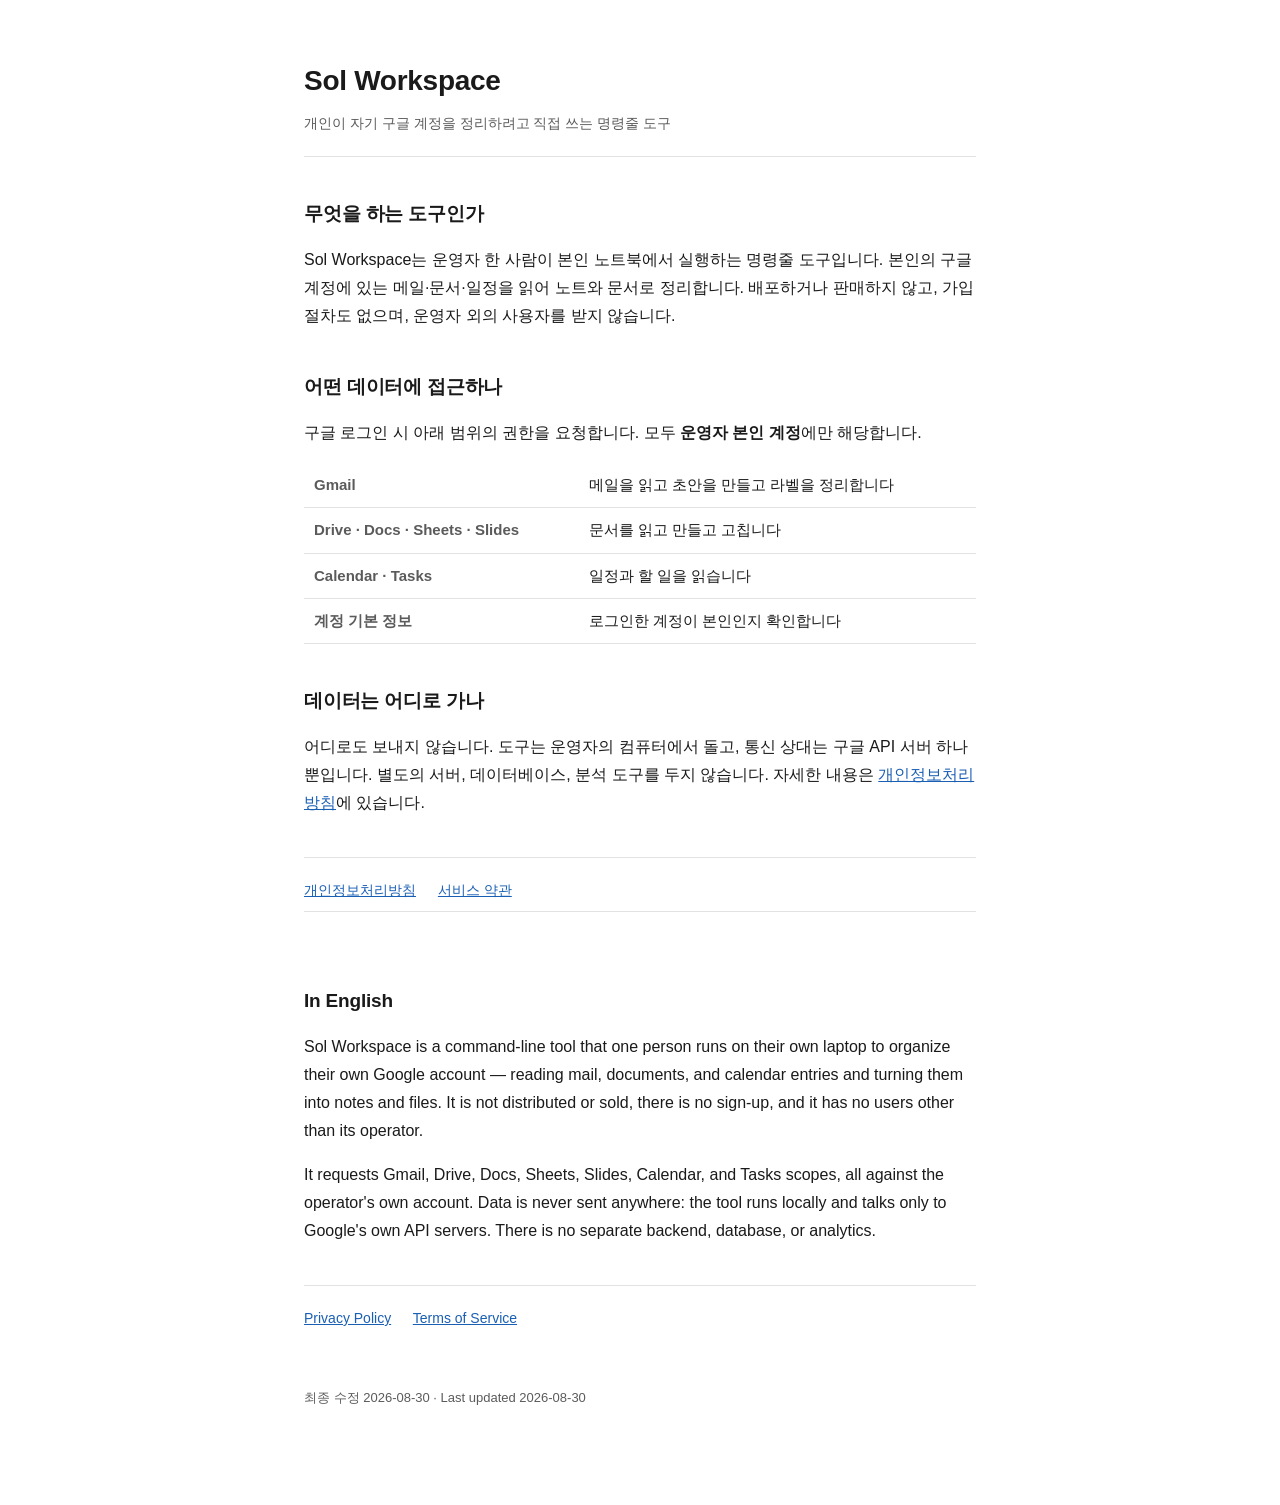
<file: index.html>
<!doctype html>
<html lang="ko">
<head>
<meta charset="utf-8">
<meta name="viewport" content="width=device-width, initial-scale=1">
<title>Sol Workspace</title>
<link rel="stylesheet" href="style.css">
</head>
<body>
<div class="wrap">

<header>
  <h1>Sol Workspace</h1>
  <p class="sub">개인이 자기 구글 계정을 정리하려고 직접 쓰는 명령줄 도구</p>
</header>

<section>
  <h2>무엇을 하는 도구인가</h2>
  <p>Sol Workspace는 운영자 한 사람이 본인 노트북에서 실행하는 명령줄 도구입니다. 본인의 구글 계정에 있는 메일·문서·일정을 읽어 노트와 문서로 정리합니다. 배포하거나 판매하지 않고, 가입 절차도 없으며, 운영자 외의 사용자를 받지 않습니다.</p>

  <h2>어떤 데이터에 접근하나</h2>
  <p>구글 로그인 시 아래 범위의 권한을 요청합니다. 모두 <strong>운영자 본인 계정</strong>에만 해당합니다.</p>
  <table>
    <tr><th>Gmail</th><td>메일을 읽고 초안을 만들고 라벨을 정리합니다</td></tr>
    <tr><th>Drive · Docs · Sheets · Slides</th><td>문서를 읽고 만들고 고칩니다</td></tr>
    <tr><th>Calendar · Tasks</th><td>일정과 할 일을 읽습니다</td></tr>
    <tr><th>계정 기본 정보</th><td>로그인한 계정이 본인인지 확인합니다</td></tr>
  </table>

  <h2>데이터는 어디로 가나</h2>
  <p>어디로도 보내지 않습니다. 도구는 운영자의 컴퓨터에서 돌고, 통신 상대는 구글 API 서버 하나뿐입니다. 별도의 서버, 데이터베이스, 분석 도구를 두지 않습니다. 자세한 내용은 <a href="privacy.html">개인정보처리방침</a>에 있습니다.</p>

  <nav>
    <a href="privacy.html">개인정보처리방침</a>
    <a href="terms.html">서비스 약관</a>
  </nav>
</section>

<section class="lang" lang="en">
  <h2>In English</h2>
  <p>Sol Workspace is a command-line tool that one person runs on their own laptop to organize their own Google account — reading mail, documents, and calendar entries and turning them into notes and files. It is not distributed or sold, there is no sign-up, and it has no users other than its operator.</p>
  <p>It requests Gmail, Drive, Docs, Sheets, Slides, Calendar, and Tasks scopes, all against the operator's own account. Data is never sent anywhere: the tool runs locally and talks only to Google's own API servers. There is no separate backend, database, or analytics.</p>
  <nav>
    <a href="privacy.html">Privacy Policy</a>
    <a href="terms.html">Terms of Service</a>
  </nav>
</section>

<footer>최종 수정 2026-08-30 · Last updated 2026-08-30</footer>

</div>
</body>
</html>
</file>
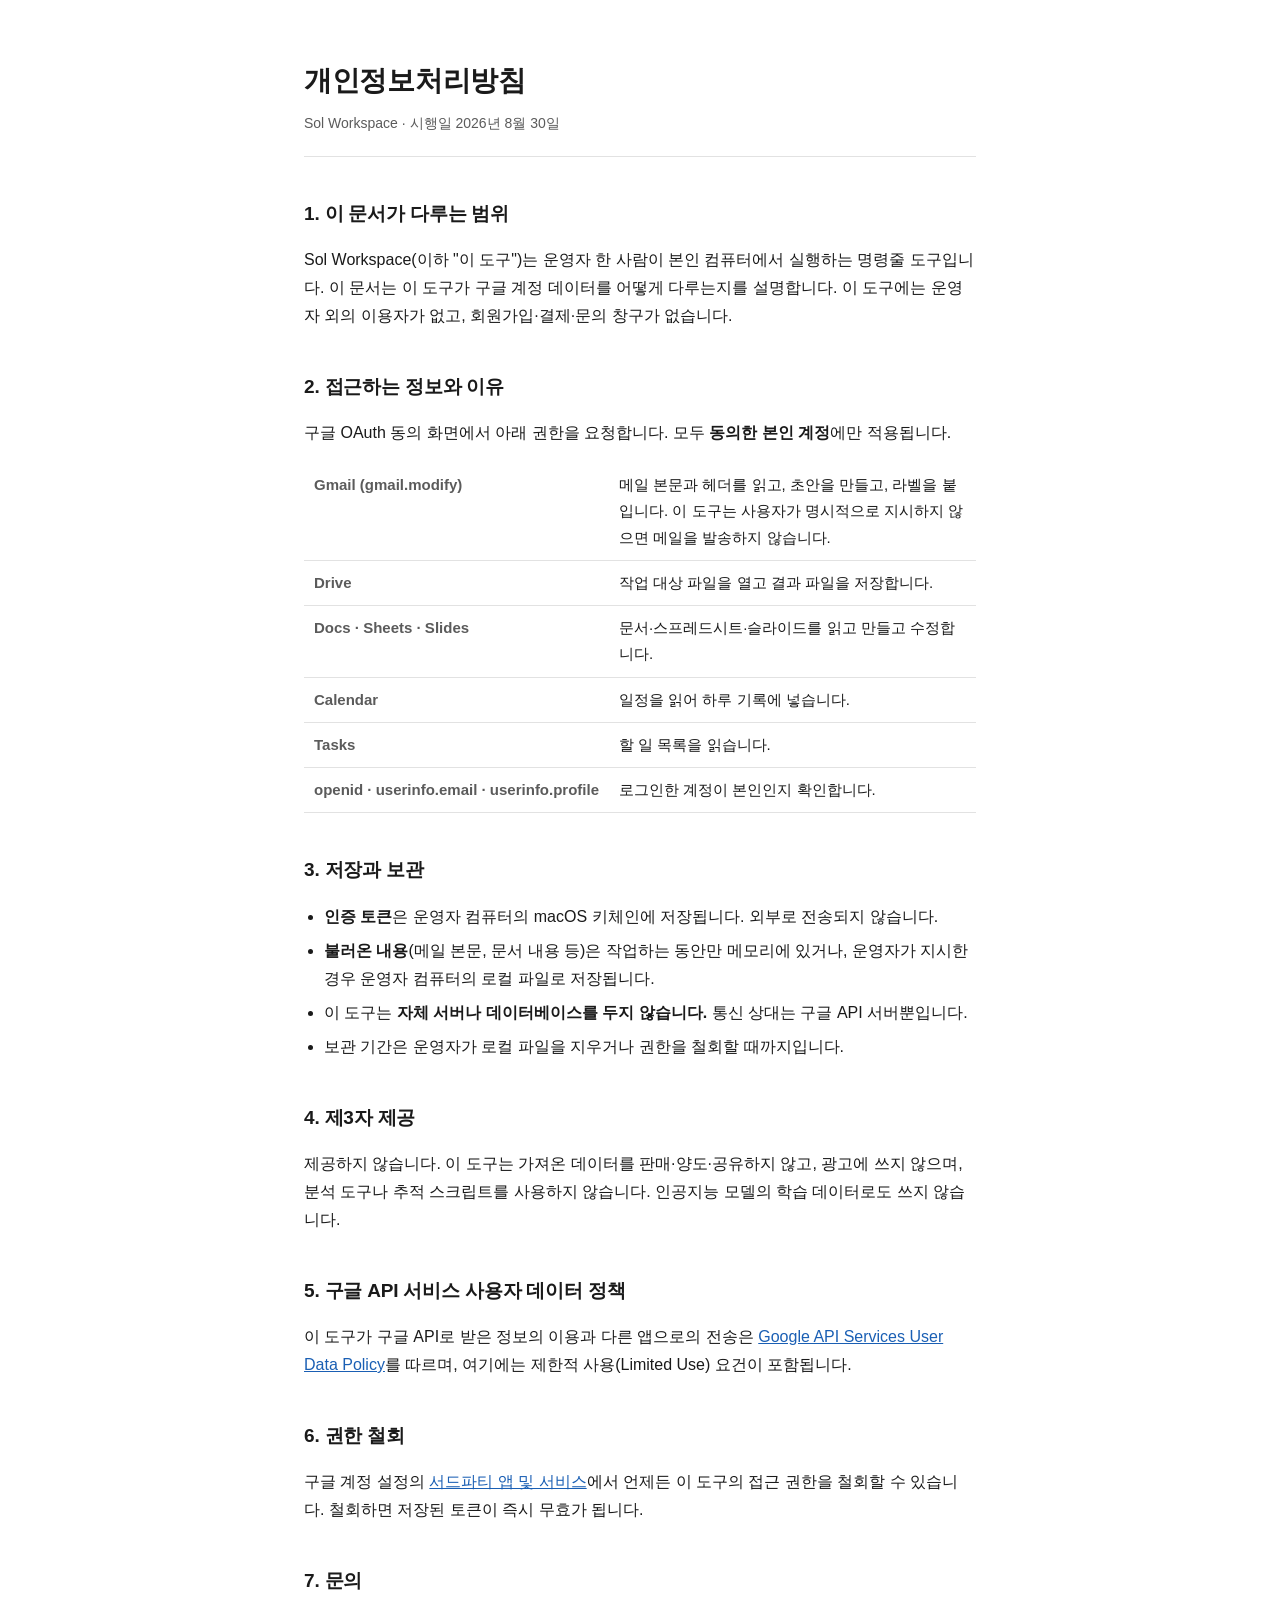
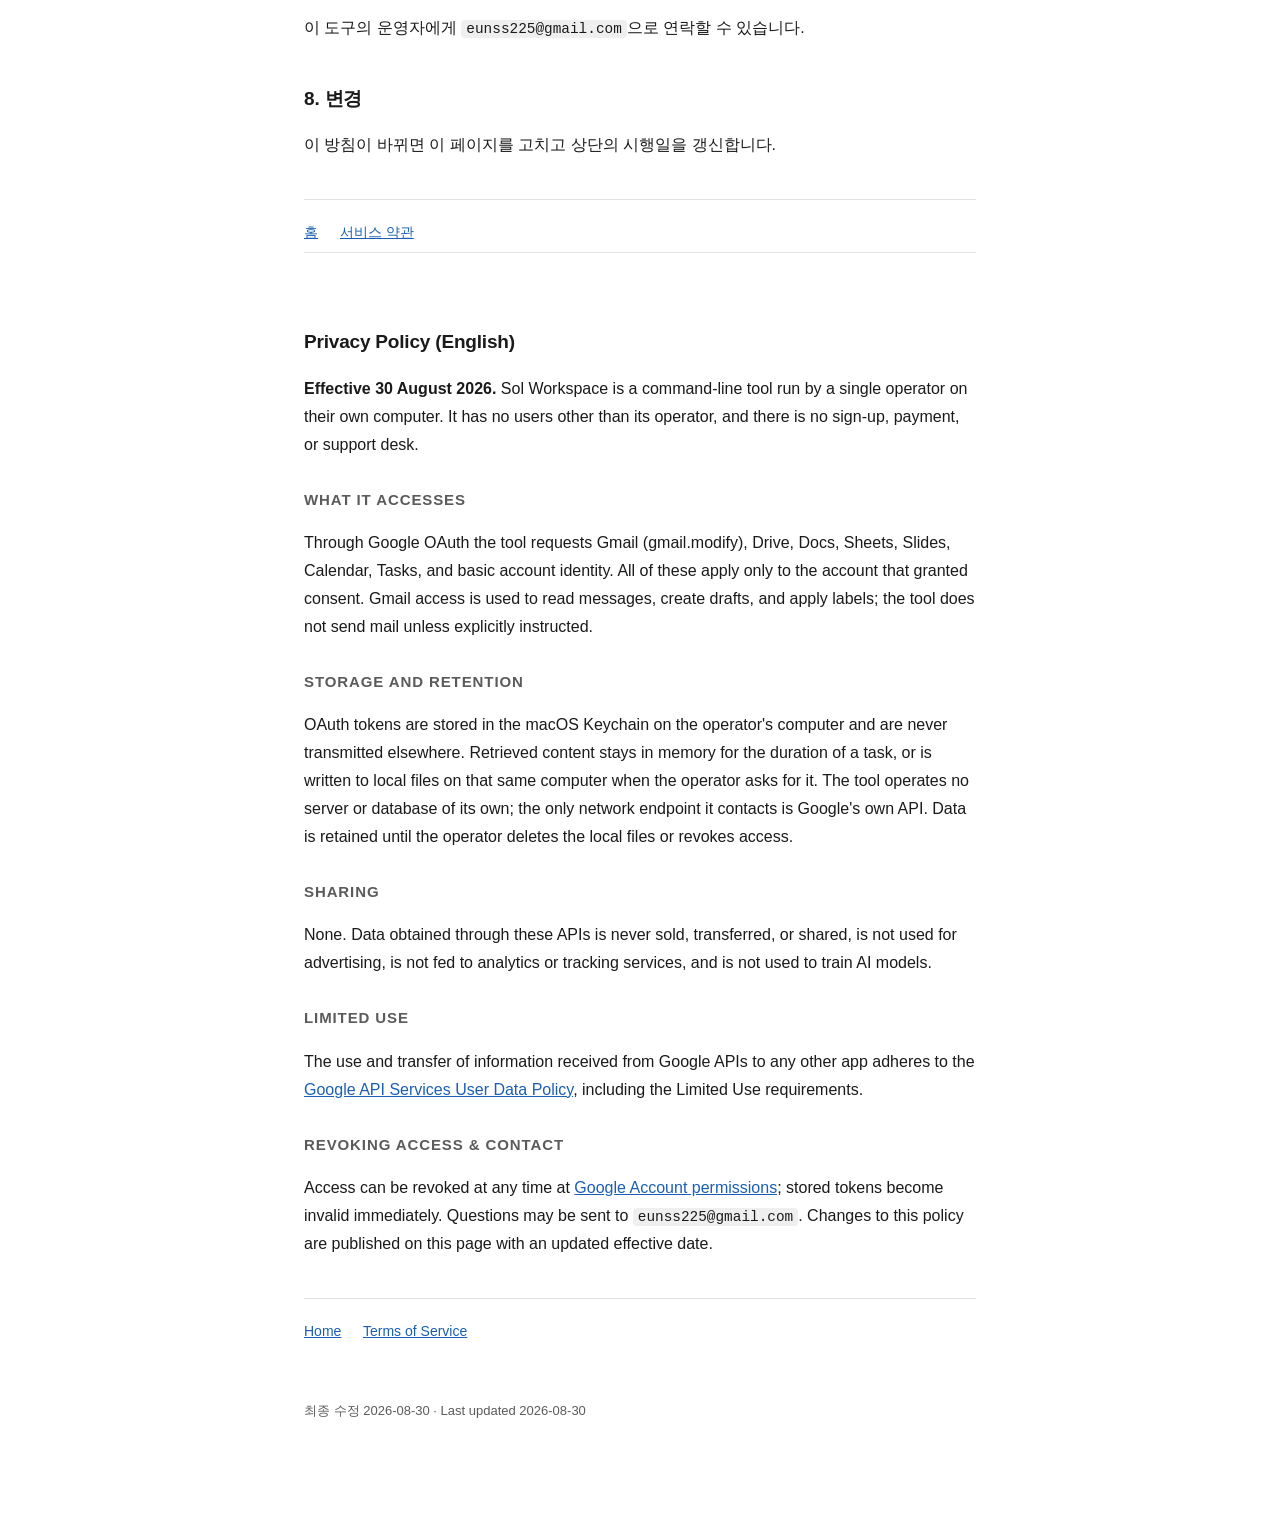
<file: privacy.html>
<!doctype html>
<html lang="ko">
<head>
<meta charset="utf-8">
<meta name="viewport" content="width=device-width, initial-scale=1">
<title>개인정보처리방침 — Sol Workspace</title>
<link rel="stylesheet" href="style.css">
</head>
<body>
<div class="wrap">

<header>
  <h1>개인정보처리방침</h1>
  <p class="sub">Sol Workspace · 시행일 2026년 8월 30일</p>
</header>

<section>
  <h2>1. 이 문서가 다루는 범위</h2>
  <p>Sol Workspace(이하 "이 도구")는 운영자 한 사람이 본인 컴퓨터에서 실행하는 명령줄 도구입니다. 이 문서는 이 도구가 구글 계정 데이터를 어떻게 다루는지를 설명합니다. 이 도구에는 운영자 외의 이용자가 없고, 회원가입·결제·문의 창구가 없습니다.</p>

  <h2>2. 접근하는 정보와 이유</h2>
  <p>구글 OAuth 동의 화면에서 아래 권한을 요청합니다. 모두 <strong>동의한 본인 계정</strong>에만 적용됩니다.</p>
  <table>
    <tr><th>Gmail (gmail.modify)</th><td>메일 본문과 헤더를 읽고, 초안을 만들고, 라벨을 붙입니다. 이 도구는 사용자가 명시적으로 지시하지 않으면 메일을 발송하지 않습니다.</td></tr>
    <tr><th>Drive</th><td>작업 대상 파일을 열고 결과 파일을 저장합니다.</td></tr>
    <tr><th>Docs · Sheets · Slides</th><td>문서·스프레드시트·슬라이드를 읽고 만들고 수정합니다.</td></tr>
    <tr><th>Calendar</th><td>일정을 읽어 하루 기록에 넣습니다.</td></tr>
    <tr><th>Tasks</th><td>할 일 목록을 읽습니다.</td></tr>
    <tr><th>openid · userinfo.email · userinfo.profile</th><td>로그인한 계정이 본인인지 확인합니다.</td></tr>
  </table>

  <h2>3. 저장과 보관</h2>
  <ul>
    <li><strong>인증 토큰</strong>은 운영자 컴퓨터의 macOS 키체인에 저장됩니다. 외부로 전송되지 않습니다.</li>
    <li><strong>불러온 내용</strong>(메일 본문, 문서 내용 등)은 작업하는 동안만 메모리에 있거나, 운영자가 지시한 경우 운영자 컴퓨터의 로컬 파일로 저장됩니다.</li>
    <li>이 도구는 <strong>자체 서버나 데이터베이스를 두지 않습니다.</strong> 통신 상대는 구글 API 서버뿐입니다.</li>
    <li>보관 기간은 운영자가 로컬 파일을 지우거나 권한을 철회할 때까지입니다.</li>
  </ul>

  <h2>4. 제3자 제공</h2>
  <p>제공하지 않습니다. 이 도구는 가져온 데이터를 판매·양도·공유하지 않고, 광고에 쓰지 않으며, 분석 도구나 추적 스크립트를 사용하지 않습니다. 인공지능 모델의 학습 데이터로도 쓰지 않습니다.</p>

  <h2>5. 구글 API 서비스 사용자 데이터 정책</h2>
  <p>이 도구가 구글 API로 받은 정보의 이용과 다른 앱으로의 전송은 <a href="https://developers.google.com/terms/api-services-user-data-policy">Google API Services User Data Policy</a>를 따르며, 여기에는 제한적 사용(Limited Use) 요건이 포함됩니다.</p>

  <h2>6. 권한 철회</h2>
  <p>구글 계정 설정의 <a href="https://myaccount.google.com/permissions">서드파티 앱 및 서비스</a>에서 언제든 이 도구의 접근 권한을 철회할 수 있습니다. 철회하면 저장된 토큰이 즉시 무효가 됩니다.</p>

  <h2>7. 문의</h2>
  <p>이 도구의 운영자에게 <code>eunss225@gmail.com</code>으로 연락할 수 있습니다.</p>

  <h2>8. 변경</h2>
  <p>이 방침이 바뀌면 이 페이지를 고치고 상단의 시행일을 갱신합니다.</p>

  <nav>
    <a href="index.html">홈</a>
    <a href="terms.html">서비스 약관</a>
  </nav>
</section>

<section class="lang" lang="en">
  <h2>Privacy Policy (English)</h2>
  <p><strong>Effective 30 August 2026.</strong> Sol Workspace is a command-line tool run by a single operator on their own computer. It has no users other than its operator, and there is no sign-up, payment, or support desk.</p>

  <h3>What it accesses</h3>
  <p>Through Google OAuth the tool requests Gmail (gmail.modify), Drive, Docs, Sheets, Slides, Calendar, Tasks, and basic account identity. All of these apply only to the account that granted consent. Gmail access is used to read messages, create drafts, and apply labels; the tool does not send mail unless explicitly instructed.</p>

  <h3>Storage and retention</h3>
  <p>OAuth tokens are stored in the macOS Keychain on the operator's computer and are never transmitted elsewhere. Retrieved content stays in memory for the duration of a task, or is written to local files on that same computer when the operator asks for it. The tool operates no server or database of its own; the only network endpoint it contacts is Google's own API. Data is retained until the operator deletes the local files or revokes access.</p>

  <h3>Sharing</h3>
  <p>None. Data obtained through these APIs is never sold, transferred, or shared, is not used for advertising, is not fed to analytics or tracking services, and is not used to train AI models.</p>

  <h3>Limited Use</h3>
  <p>The use and transfer of information received from Google APIs to any other app adheres to the <a href="https://developers.google.com/terms/api-services-user-data-policy">Google API Services User Data Policy</a>, including the Limited Use requirements.</p>

  <h3>Revoking access &amp; contact</h3>
  <p>Access can be revoked at any time at <a href="https://myaccount.google.com/permissions">Google Account permissions</a>; stored tokens become invalid immediately. Questions may be sent to <code>eunss225@gmail.com</code>. Changes to this policy are published on this page with an updated effective date.</p>

  <nav>
    <a href="index.html">Home</a>
    <a href="terms.html">Terms of Service</a>
  </nav>
</section>

<footer>최종 수정 2026-08-30 · Last updated 2026-08-30</footer>

</div>
</body>
</html>
</file>
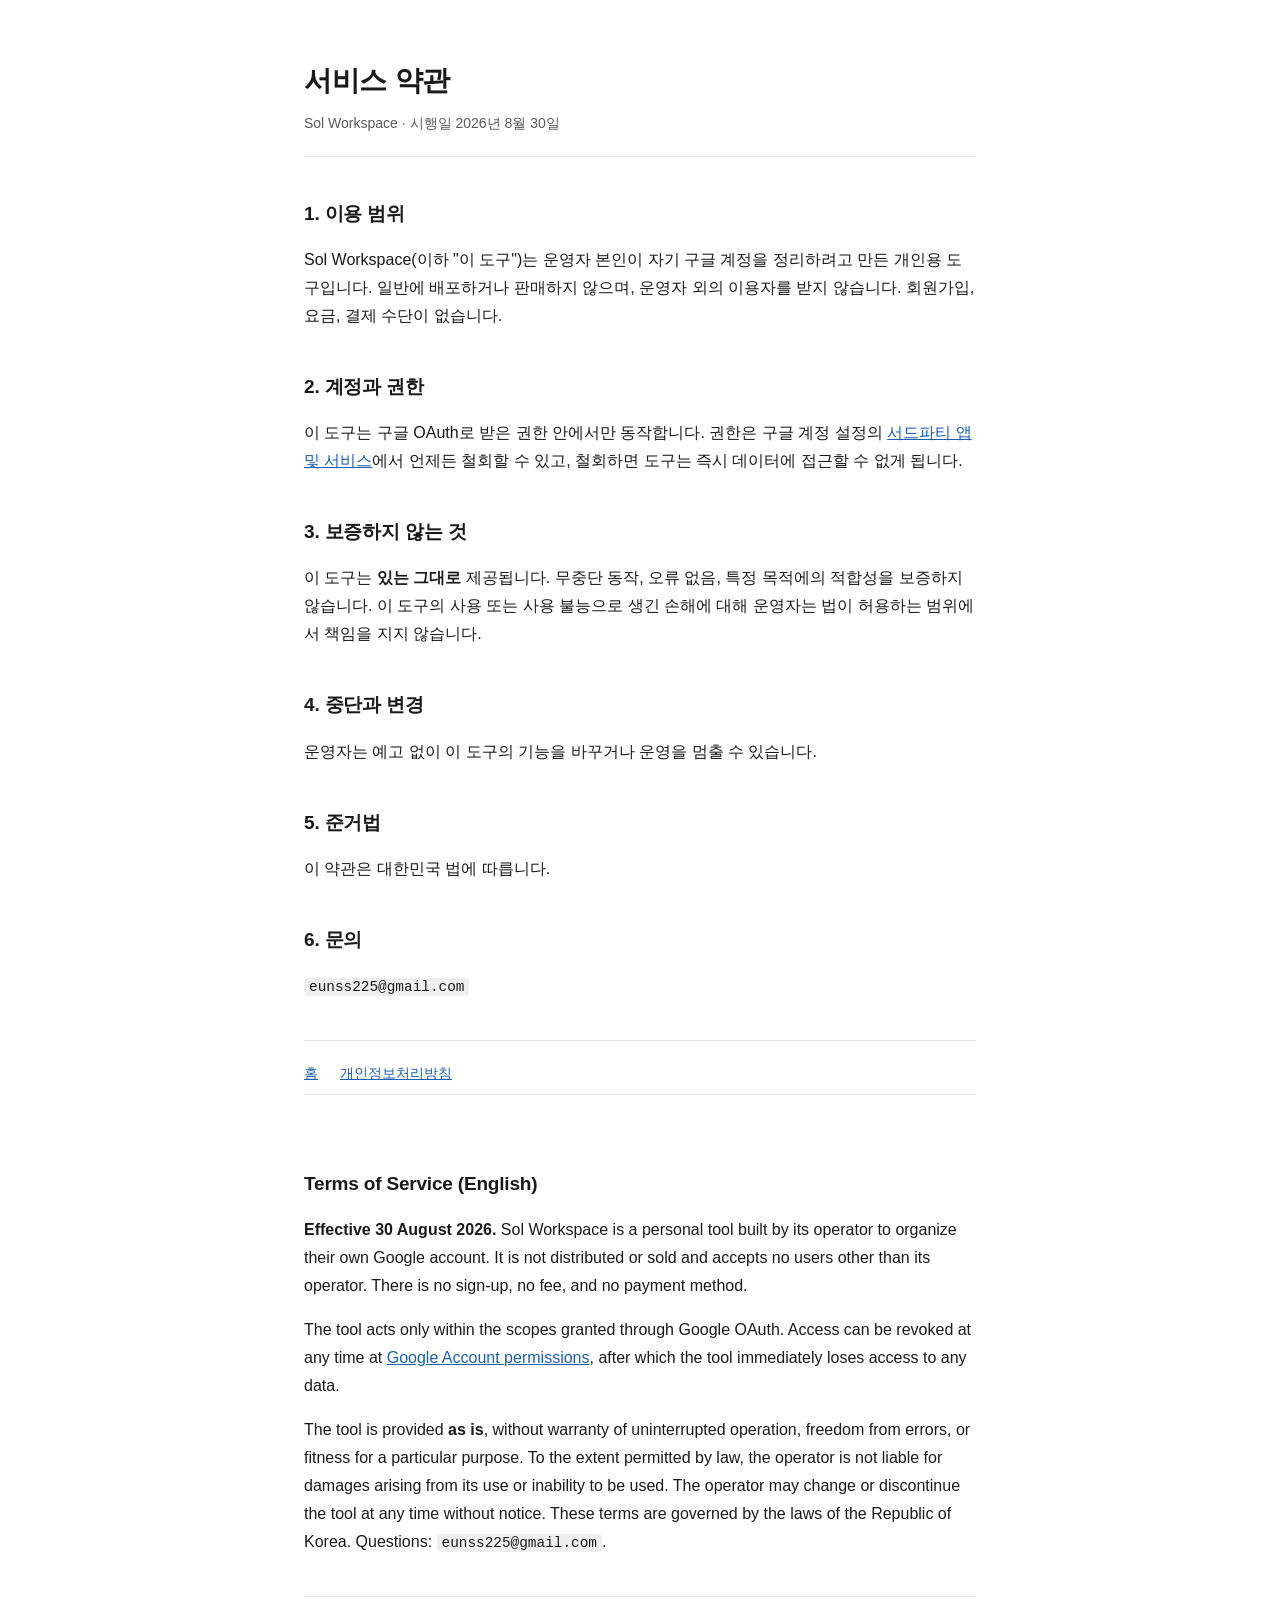
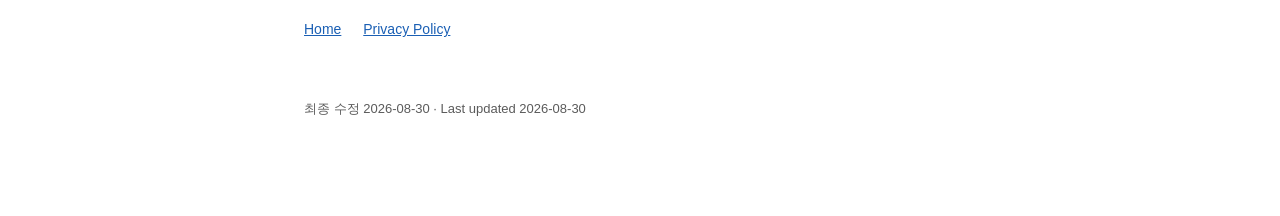
<file: terms.html>
<!doctype html>
<html lang="ko">
<head>
<meta charset="utf-8">
<meta name="viewport" content="width=device-width, initial-scale=1">
<title>서비스 약관 — Sol Workspace</title>
<link rel="stylesheet" href="style.css">
</head>
<body>
<div class="wrap">

<header>
  <h1>서비스 약관</h1>
  <p class="sub">Sol Workspace · 시행일 2026년 8월 30일</p>
</header>

<section>
  <h2>1. 이용 범위</h2>
  <p>Sol Workspace(이하 "이 도구")는 운영자 본인이 자기 구글 계정을 정리하려고 만든 개인용 도구입니다. 일반에 배포하거나 판매하지 않으며, 운영자 외의 이용자를 받지 않습니다. 회원가입, 요금, 결제 수단이 없습니다.</p>

  <h2>2. 계정과 권한</h2>
  <p>이 도구는 구글 OAuth로 받은 권한 안에서만 동작합니다. 권한은 구글 계정 설정의 <a href="https://myaccount.google.com/permissions">서드파티 앱 및 서비스</a>에서 언제든 철회할 수 있고, 철회하면 도구는 즉시 데이터에 접근할 수 없게 됩니다.</p>

  <h2>3. 보증하지 않는 것</h2>
  <p>이 도구는 <strong>있는 그대로</strong> 제공됩니다. 무중단 동작, 오류 없음, 특정 목적에의 적합성을 보증하지 않습니다. 이 도구의 사용 또는 사용 불능으로 생긴 손해에 대해 운영자는 법이 허용하는 범위에서 책임을 지지 않습니다.</p>

  <h2>4. 중단과 변경</h2>
  <p>운영자는 예고 없이 이 도구의 기능을 바꾸거나 운영을 멈출 수 있습니다.</p>

  <h2>5. 준거법</h2>
  <p>이 약관은 대한민국 법에 따릅니다.</p>

  <h2>6. 문의</h2>
  <p><code>eunss225@gmail.com</code></p>

  <nav>
    <a href="index.html">홈</a>
    <a href="privacy.html">개인정보처리방침</a>
  </nav>
</section>

<section class="lang" lang="en">
  <h2>Terms of Service (English)</h2>
  <p><strong>Effective 30 August 2026.</strong> Sol Workspace is a personal tool built by its operator to organize their own Google account. It is not distributed or sold and accepts no users other than its operator. There is no sign-up, no fee, and no payment method.</p>
  <p>The tool acts only within the scopes granted through Google OAuth. Access can be revoked at any time at <a href="https://myaccount.google.com/permissions">Google Account permissions</a>, after which the tool immediately loses access to any data.</p>
  <p>The tool is provided <strong>as is</strong>, without warranty of uninterrupted operation, freedom from errors, or fitness for a particular purpose. To the extent permitted by law, the operator is not liable for damages arising from its use or inability to be used. The operator may change or discontinue the tool at any time without notice. These terms are governed by the laws of the Republic of Korea. Questions: <code>eunss225@gmail.com</code>.</p>
  <nav>
    <a href="index.html">Home</a>
    <a href="privacy.html">Privacy Policy</a>
  </nav>
</section>

<footer>최종 수정 2026-08-30 · Last updated 2026-08-30</footer>

</div>
</body>
</html>
</file>
<file: style.css>
:root {
  --bg: #ffffff;
  --fg: #1a1a1a;
  --muted: #5b5b5b;
  --line: #e2e2e2;
  --accent: #1a5fb4;
}
@media (prefers-color-scheme: dark) {
  :root { --bg:#141414; --fg:#ececec; --muted:#a5a5a5; --line:#2e2e2e; --accent:#7aa8e8; }
}
* { box-sizing: border-box; }
body {
  margin: 0;
  background: var(--bg);
  color: var(--fg);
  font: 16px/1.75 -apple-system, BlinkMacSystemFont, "Apple SD Gothic Neo", "Malgun Gothic", "Segoe UI", sans-serif;
}
.wrap { max-width: 720px; margin: 0 auto; padding: 56px 24px 96px; }
header { border-bottom: 1px solid var(--line); padding-bottom: 20px; margin-bottom: 40px; }
h1 { font-size: 28px; letter-spacing: -0.01em; margin: 0 0 6px; }
.sub { color: var(--muted); font-size: 14px; margin: 0; }
h2 { font-size: 19px; margin: 40px 0 12px; letter-spacing: -0.01em; }
h3 { font-size: 15px; margin: 28px 0 8px; color: var(--muted); font-weight: 600;
     text-transform: uppercase; letter-spacing: 0.06em; }
p, li { color: var(--fg); }
ul { padding-left: 20px; }
li { margin: 6px 0; }
a { color: var(--accent); }
code { font-family: ui-monospace, SFMono-Regular, Menlo, monospace; font-size: 0.9em;
       background: rgba(127,127,127,0.12); padding: 1px 5px; border-radius: 4px; }
table { border-collapse: collapse; width: 100%; margin: 16px 0; font-size: 15px; }
th, td { text-align: left; padding: 9px 10px; border-bottom: 1px solid var(--line); vertical-align: top; }
th { color: var(--muted); font-weight: 600; white-space: nowrap; }
.wrap > section + section { margin-top: 8px; }
.lang { margin-top: 72px; padding-top: 32px; border-top: 1px solid var(--line); }
nav { margin-top: 40px; padding-top: 20px; border-top: 1px solid var(--line); font-size: 14px; }
nav a { margin-right: 18px; }
footer { margin-top: 56px; color: var(--muted); font-size: 13px; }
</file>
